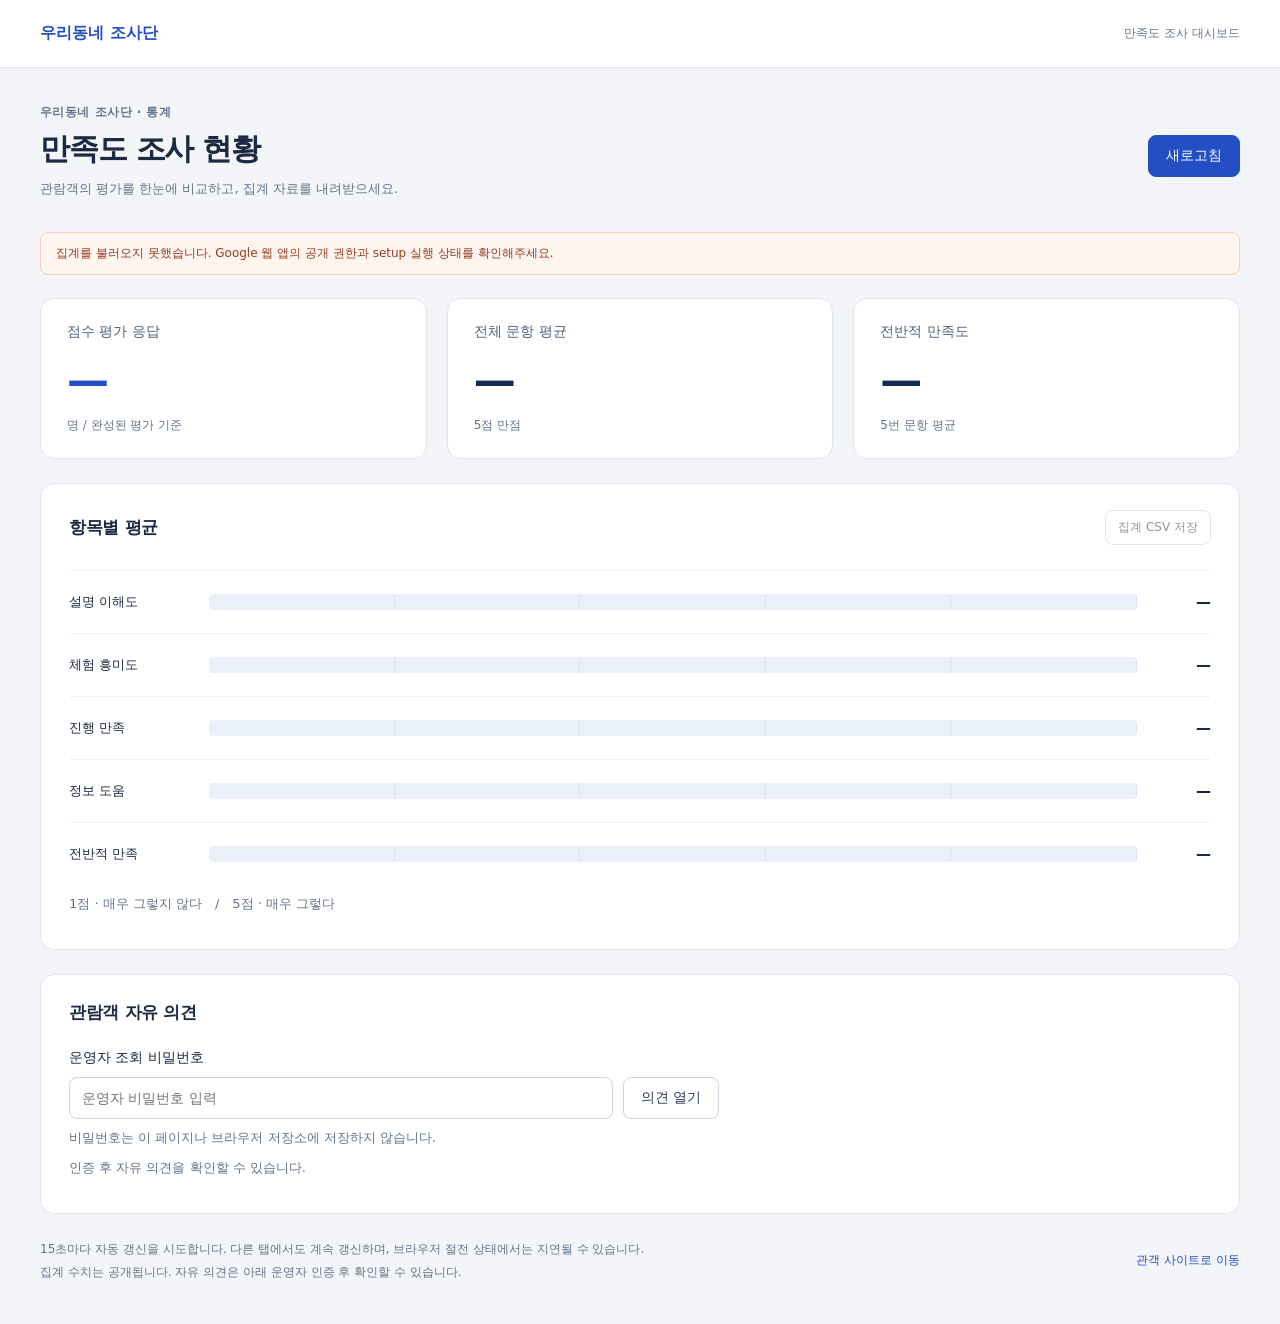
<file: stats.html>
<!doctype html><html lang="ko"><head><meta charset="utf-8"><meta name="viewport" content="width=device-width,initial-scale=1"><title>우리동네 조사단 · 만족도 통계</title><style>
*{box-sizing:border-box}body{margin:0;background:#f3f5f9;color:#1b2942;font:14px system-ui,-apple-system,sans-serif}.topbar{height:68px;background:#fff;border-bottom:1px solid #e0e6ef;display:flex;align-items:center;justify-content:space-between;padding:0 40px}.topbar strong{font-size:16px;color:#244fc4}.topbar span{font-size:12px;color:#64748b}.wrap{max-width:1480px;margin:auto;padding:36px 40px 40px}header{display:flex;justify-content:space-between;gap:24px;align-items:center;margin-bottom:24px}.eyebrow{color:#64748b;font-size:12px;font-weight:600;letter-spacing:.04em}h1{font-size:30px;letter-spacing:-.04em;margin:8px 0}p{line-height:1.7;color:#64748b;font-size:13px;margin:8px 0}button,a{font:inherit}button{border:1px solid #cbd5e1;border-radius:8px;background:#fff;color:#334155;padding:11px 17px;cursor:pointer;white-space:nowrap;transition:background .15s}button:hover{background:#edf3ff}button:disabled{opacity:.55;cursor:default}#refresh{background:#244fc4;color:#fff;border-color:#244fc4}#refresh:hover{background:#1d40a0}.cards{display:grid;grid-template-columns:repeat(3,minmax(0,1fr));gap:20px}.card,.panel{background:#fff;border:1px solid #e0e6ef;border-radius:14px;box-shadow:0 3px 10px #19325303}.card{padding:24px 26px}.card span{font-size:14px;color:#51617b}.card strong{display:block;font-size:42px;line-height:1.2;letter-spacing:-.025em;color:#172b50;margin-top:15px;font-variant-numeric:tabular-nums}.card:first-child strong{color:#244fc4}.card small{font-size:12px;color:#64748b;display:block;margin-top:10px}.dashboard-panels{display:grid;grid-template-columns:minmax(0,1.15fr) minmax(0,1fr);gap:22px;margin-top:24px;align-items:start}.dashboard-panels:has(#distribution[hidden]){grid-template-columns:1fr}.panel{min-width:0;padding:26px 28px;margin:0}h2{font-size:17px;margin:0;letter-spacing:-.02em}.head-row{display:flex;align-items:center;justify-content:space-between;gap:12px;margin-bottom:25px}.head-row button{font-size:12px;padding:8px 12px}.panel-description{margin:10px 0 26px;font-size:12px}.row{display:grid;grid-template-columns:120px minmax(0,1fr) 54px;gap:20px;align-items:center;padding:22px 0;border-top:1px solid #eef2f7;font-size:13px}.track{height:16px;background:repeating-linear-gradient(to right,#eaf0fa 0,#eaf0fa calc(20% - 1px),#d9e3f2 calc(20% - 1px),#d9e3f2 20%);border-radius:4px;overflow:hidden}.fill{height:100%;background:#3866d9;border-radius:4px;transition:width .3s}.score{font-size:15px;font-weight:700;text-align:right;font-variant-numeric:tabular-nums}.status{padding:11px 15px;border-radius:8px;background:#eaf0fc;color:#41608f;line-height:1.6;font-size:12px;margin-bottom:23px;border:1px solid #dce6f8}.status.error{background:#fff4ee;border-color:#f0d0ba;color:#923f25}footer{margin-top:24px;color:#64748b;font-size:12px;line-height:1.9;display:flex;justify-content:space-between;gap:20px;align-items:center}a{color:#244fc4;text-decoration:none}a:hover{text-decoration:underline}.dist-row{display:grid;grid-template-columns:110px repeat(5,minmax(0,1fr));gap:8px;font-size:12px;padding:20px 0;border-top:1px solid #edf1f7;align-items:center}.dist-row span{text-align:center;border-radius:5px;padding:7px 3px;font-variant-numeric:tabular-nums}.dist-row:not(:first-child) span:not(:first-child){background:#edf3ff;color:#294e97;font-weight:600}.dist-row span:first-child{text-align:left}.dist-row:first-child{color:#64748b;font-size:11px;font-weight:600}.dist-row:first-child span{padding:4px 0}button:focus-visible,a:focus-visible{outline:3px solid #c88926;outline-offset:3px}[hidden]{display:none!important}@media(min-width:1700px){.wrap{padding-top:44px}.card{padding:30px}.panel{padding:32px}.row{padding:26px 0}.dist-row{padding:24px 0}}@media(max-width:1100px){.dashboard-panels{grid-template-columns:1fr}.wrap{padding:28px 28px}.topbar{padding:0 28px}}@media(max-width:600px){.topbar{padding:0 16px}.topbar span{display:none}.wrap{padding:24px 16px}.cards{gap:8px}.card{padding:16px 10px}.card strong{font-size:28px}.card span{font-size:11px}h1{font-size:24px}.panel{padding:20px 16px}.row{grid-template-columns:90px minmax(0,1fr) 45px;gap:10px}.dist-row{grid-template-columns:85px repeat(5,minmax(0,1fr));gap:3px;font-size:11px}footer{display:block}}@media(prefers-reduced-motion:reduce){.fill{transition:none}}

.comments-panel{margin-top:24px}.login-row{display:flex;gap:10px;margin-top:10px;max-width:650px}.login-row input{flex:1;min-width:0;border:1px solid #cbd5e1;border-radius:8px;padding:12px;font:inherit}.comment-entry{padding:20px 0;border-top:1px solid #e0e6ef}.comment-entry time{font-size:12px;color:#64748b}.comment-entry p{color:#24354e;font-size:14px;white-space:pre-wrap;overflow-wrap:anywhere}.comment-entry small{color:#64748b}#comments-pagination{display:flex;align-items:center;justify-content:center;gap:18px;margin-top:18px}@media(max-width:600px){.login-row{flex-direction:column}}

.admin-actions{display:flex;gap:8px}#stats-reset{border-color:#e8b5aa;color:#a33724}#stats-reset:hover{background:#fff0eb}
</style></head><body><nav class="topbar" aria-label="통계 페이지 안내"><strong>우리동네 조사단</strong><span>만족도 조사 대시보드</span></nav><main class="wrap"><header><div><div class="eyebrow">우리동네 조사단 · 통계</div><h1>만족도 조사 현황</h1><p>관람객의 평가를 한눈에 비교하고, 집계 자료를 내려받으세요.</p></div><button id="refresh">새로고침</button></header><div id="status" class="status" role="status" aria-live="polite">집계를 불러오는 중입니다…</div><section class="cards" aria-label="요약"><div class="card"><span>점수 평가 응답</span><strong id="count">—</strong><small>명 / 완성된 평가 기준</small></div><div class="card"><span>전체 문항 평균</span><strong id="average">—</strong><small>5점 만점</small></div><div class="card"><span>전반적 만족도</span><strong id="satisfaction">—</strong><small>5번 문항 평균</small></div></section><div class="dashboard-panels"><section class="panel"><div class="head-row"><h2>항목별 평균</h2><button id="export" disabled>집계 CSV 저장</button></div><div id="chart"></div><p>1점 · 매우 그렇지 않다　/　5점 · 매우 그렇다</p></section><section class="panel" id="distribution" hidden><h2>점수별 응답 분포</h2><p class="panel-description">문항마다 각 점수를 선택한 응답 수입니다.</p><div id="distribution-chart"></div></section></div><section class="panel comments-panel" aria-labelledby="comments-title"><div class="head-row"><h2 id="comments-title">관람객 자유 의견</h2><div class="admin-actions"><button id="stats-reset" hidden>통계 초기화</button><button id="comments-logout" hidden>운영자 잠그기</button></div></div><form id="comments-login"><label for="admin-password">운영자 조회 비밀번호</label><div class="login-row"><input id="admin-password" type="password" autocomplete="off" required minlength="32" placeholder="운영자 비밀번호 입력"><button type="submit">의견 열기</button></div><p>비밀번호는 이 페이지나 브라우저 저장소에 저장하지 않습니다.</p></form><p id="reset-status" role="status" aria-live="polite"></p><p id="comments-status" role="status" aria-live="polite">인증 후 자유 의견을 확인할 수 있습니다.</p><div id="comments-list"></div><div id="comments-pagination" hidden><button id="comments-prev">이전</button><span id="comments-page"></span><button id="comments-next">다음</button></div></section><footer><div>15초마다 자동 갱신을 시도합니다. 다른 탭에서도 계속 갱신하며, 브라우저 절전 상태에서는 지연될 수 있습니다.<br>집계 수치는 공개됩니다. 자유 의견은 아래 운영자 인증 후 확인할 수 있습니다.</div><a href="./index.html">관객 사이트로 이동</a></footer></main><script src="./assets/survey-config.js?v=reset-endpoint-3"></script><script src="./assets/stats.js"></script><script src="./assets/stats-comments.js?v=reset-errors-2"></script></body></html>
</file>
